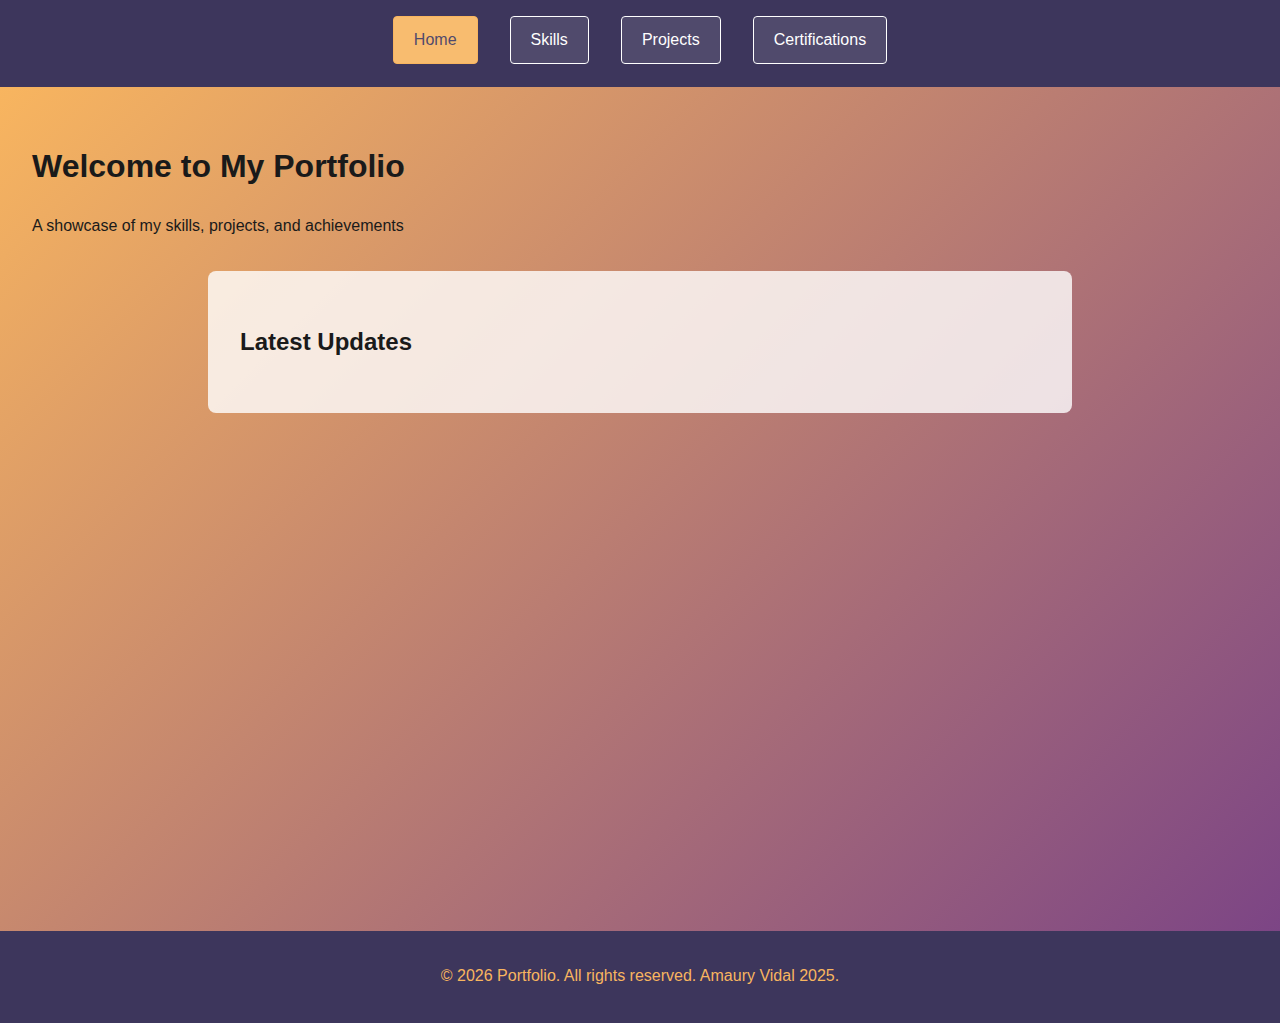
<file: Line/index.html>
<!DOCTYPE html>
<html lang="en">
<head>
    <meta charset="UTF-8">
    <meta name="viewport" content="width=device-width, initial-scale=1.0">
    <title>My Portfolio</title>
    <link rel="stylesheet" href="css/style.css">
    <link rel="alternate" type="application/rss+xml" title="My Portfolio Updates" href="rss.php">
</head>
<body>
<header>
    <nav>
        <ul>
            <li><a href="index.html" class="btn-2 active">Home</a></li>
            <li><a href="skills.html" class="btn-2">Skills</a></li>
            <li><a href="projects.html" class="btn-2">Projects</a></li>
            <li><a href="certifications.html" class="btn-2">Certifications</a></li>
        </ul>
    </nav>
</header>

<main class="fade-bg main-content">
    <section class="intro">
        <h1>Welcome to My Portfolio</h1>
        <p>A showcase of my skills, projects, and achievements</p>
    </section>

    <section class="rss-feed">
        <h2>Latest Updates</h2>
        <div id="rss-feed-content">
            <!-- RSS feed items will be loaded here by JavaScript -->
            <p>Loading updates...</p>
        </div>
    </section>
</main>

<footer>
    <p>&copy; <span id="year"></span> Portfolio. All rights reserved. Amaury Vidal 2025.</p>
</footer>

<script src="js/main.js"></script>
</body>
</html>
</file>
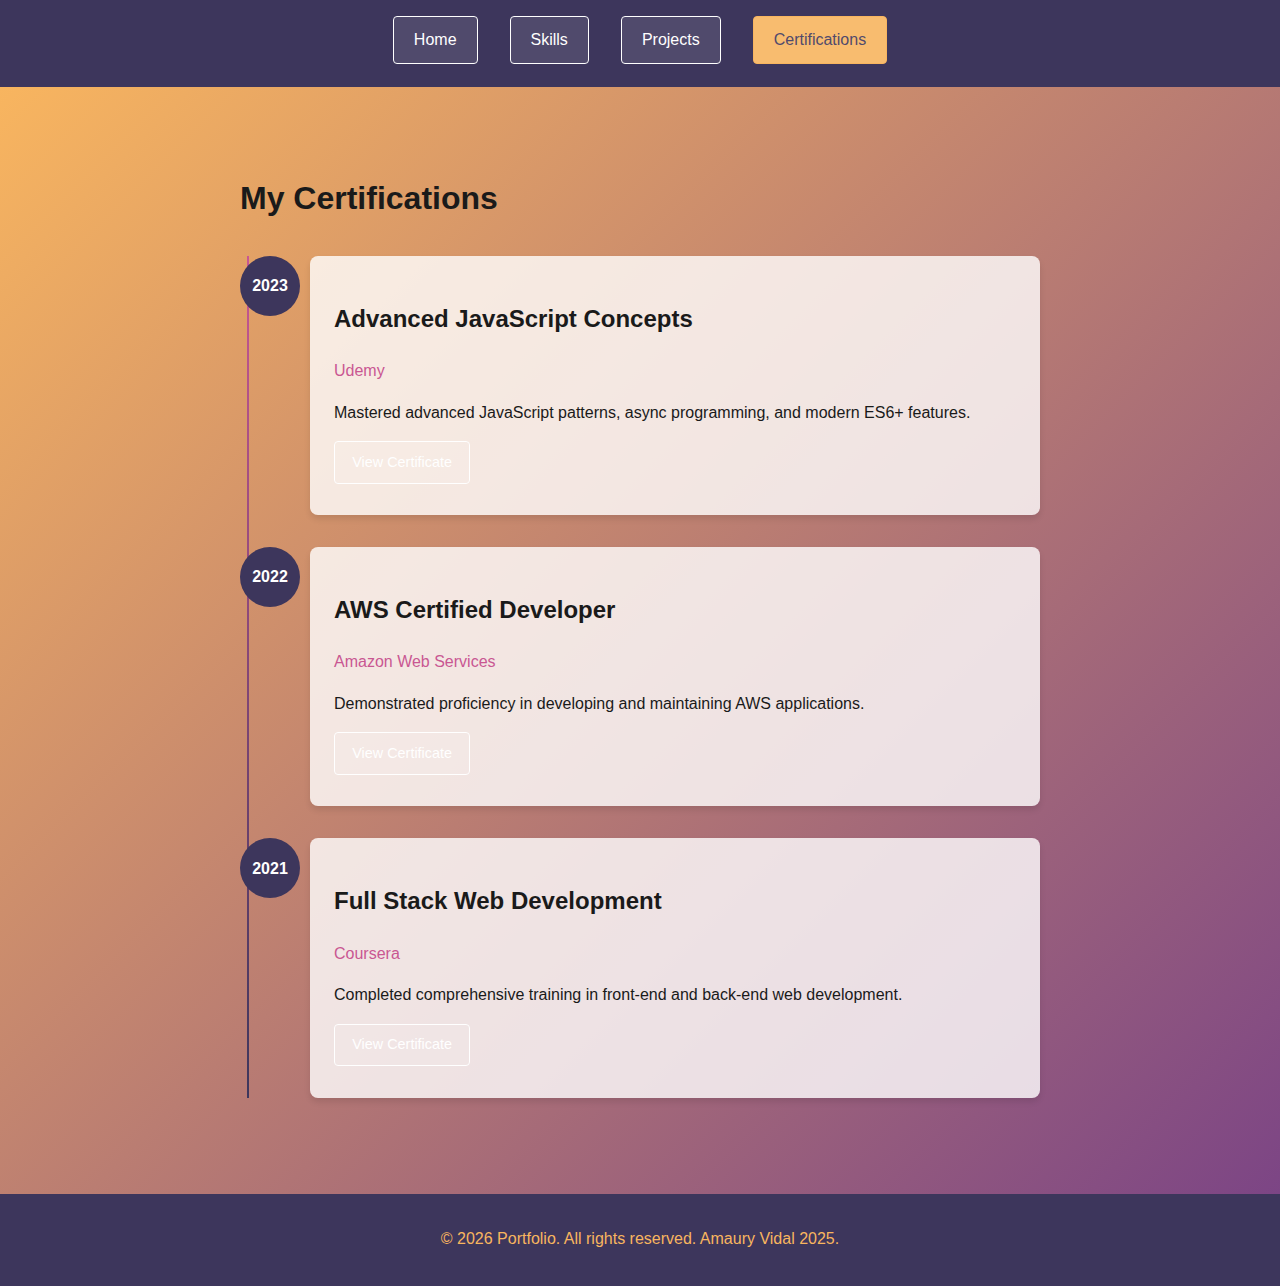
<file: Line/certifications.html>
<!DOCTYPE html>
<html lang="en">
<head>
    <meta charset="UTF-8">
    <meta name="viewport" content="width=device-width, initial-scale=1.0">
    <title>My Certifications</title>
    <link rel="stylesheet" href="css/style.css">
</head>
<body>
<header>
    <nav>
        <ul>
            <li><a href="index.html" class="btn-2">Home</a></li>
            <li><a href="skills.html" class="btn-2">Skills</a></li>
            <li><a href="projects.html" class="btn-2">Projects</a></li>
            <li><a href="certifications.html" class="btn-2 active">Certifications</a></li>
        </ul>
    </nav>
</header>

<main class="fade-bg main-content">
    <section class="certifications-container">
        <h1>My Certifications</h1>

        <div class="certifications-timeline">
            <!-- Certification 1 -->
            <div class="certification-item">
                <div class="certification-date">2023</div>
                <div class="certification-content">
                    <h2>Advanced JavaScript Concepts</h2>
                    <p class="certification-issuer">Udemy</p>
                    <p class="certification-desc">Mastered advanced JavaScript patterns, async programming, and modern ES6+ features.</p>
                    <a href="#" class="btn-2 small view-certificate"
                       data-certificate-url="images\certificates\certificate1.jpg"
                       data-certificate-title="Advanced JavaScript Concepts">View Certificate</a>
                </div>
            </div>

            <!-- Certification 2 -->
            <div class="certification-item">
                <div class="certification-date">2022</div>
                <div class="certification-content">
                    <h2>AWS Certified Developer</h2>
                    <p class="certification-issuer">Amazon Web Services</p>
                    <p class="certification-desc">Demonstrated proficiency in developing and maintaining AWS applications.</p>
                    <a href="#" class="btn-2 small view-certificate"
                       data-certificate-url="images\certificates\certificate2.jpg"
                       data-certificate-title="AWS Certified Developer">View Certificate</a>
                </div>
            </div>

            <!-- Certification 3 -->
            <div class="certification-item">
                <div class="certification-date">2021</div>
                <div class="certification-content">
                    <h2>Full Stack Web Development</h2>
                    <p class="certification-issuer">Coursera</p>
                    <p class="certification-desc">Completed comprehensive training in front-end and back-end web development.</p>
                    <a href="#" class="btn-2 small view-certificate"
                       data-certificate-url="images\certificates\certificate3.jpg"
                       data-certificate-title="Full Stack Web Development">View Certificate</a>
                </div>
            </div>
        </div>
    </section>
</main>

<footer>
    <p>&copy; <span id="year"></span> Portfolio. All rights reserved. Amaury Vidal 2025.</p>
</footer>

<!-- Certificate Modal -->
<div id="certificateModal" class="modal">
    <span class="close-modal">&times;</span>
    <img class="modal-content" id="modalImage">
    <div id="caption"></div>
</div>

<script src="js/main.js"></script>
</body>
</html>
</file>
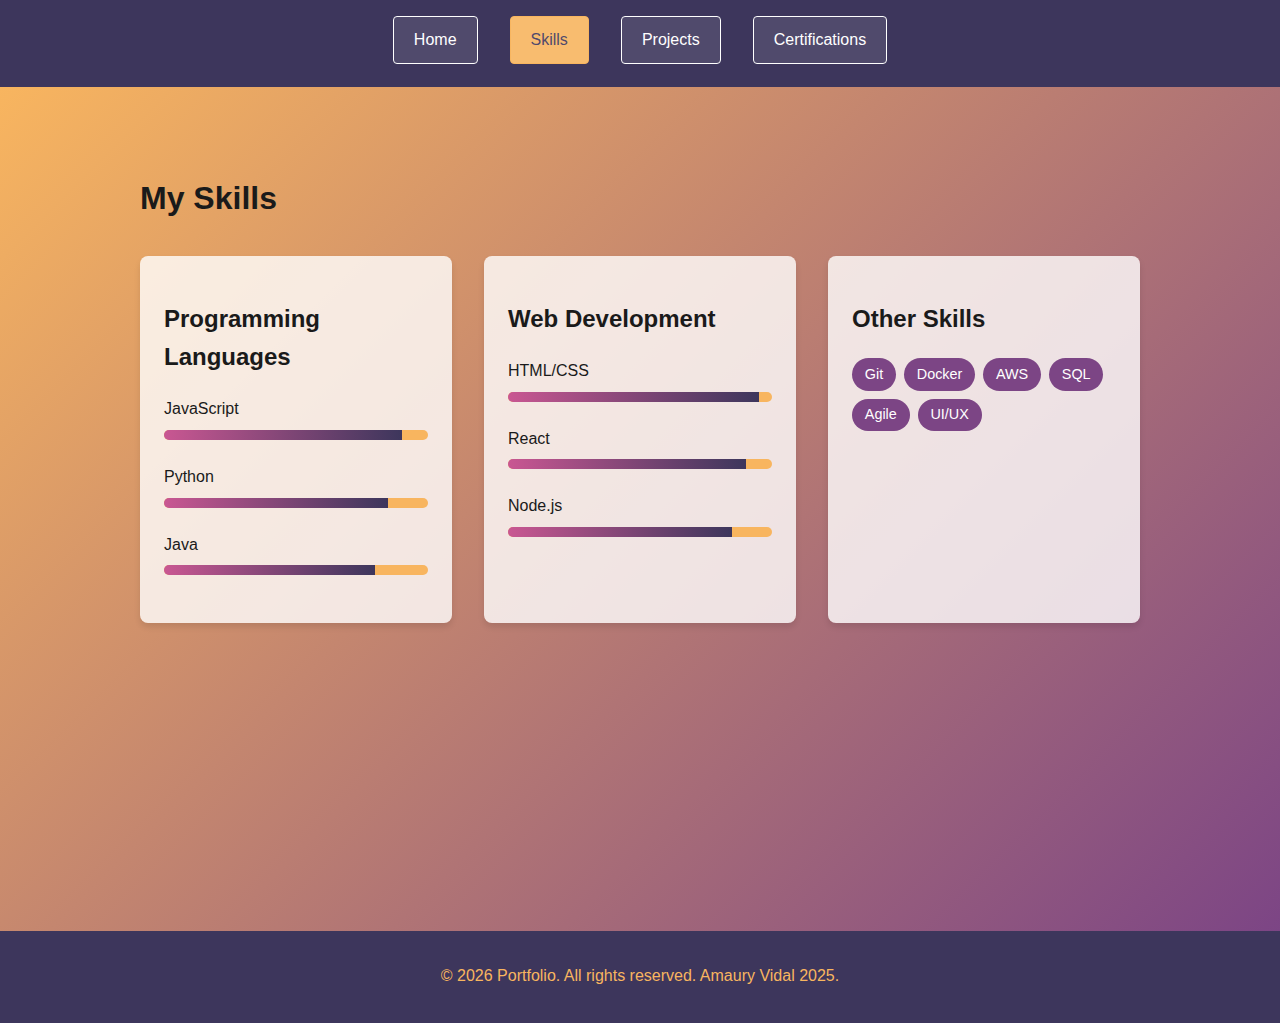
<file: Line/skills.html>
<!DOCTYPE html>
<html lang="en">
<head>
    <meta charset="UTF-8">
    <meta name="viewport" content="width=device-width, initial-scale=1.0">
    <title>My Skills</title>
    <link rel="stylesheet" href="css/style.css">
</head>
<body>
<header>
    <nav>
        <ul>
            <li><a href="index.html" class="btn-2">Home</a></li>
            <li><a href="skills.html" class="btn-2 active">Skills</a></li>
            <li><a href="projects.html" class="btn-2">Projects</a></li>
            <li><a href="certifications.html" class="btn-2">Certifications</a></li>
        </ul>
    </nav>
</header>

<main class="fade-bg main-content">
    <section class="skills-container">
        <h1>My Skills</h1>

        <div class="skills-grid">
            <!-- Programming Languages -->
            <div class="skill-category">
                <h2>Programming Languages</h2>
                <div class="skill-bar-container">
                    <div class="skill" data-level="90">
                        <span>JavaScript</span>
                        <div class="skill-bar"><div class="skill-level" style="width: 0%"></div></div>
                    </div>
                    <div class="skill" data-level="85">
                        <span>Python</span>
                        <div class="skill-bar"><div class="skill-level" style="width: 0%"></div></div>
                    </div>
                    <div class="skill" data-level="80">
                        <span>Java</span>
                        <div class="skill-bar"><div class="skill-level" style="width: 0%"></div></div>
                    </div>
                </div>
            </div>

            <!-- Web Development -->
            <div class="skill-category">
                <h2>Web Development</h2>
                <div class="skill-bar-container">
                    <div class="skill" data-level="95">
                        <span>HTML/CSS</span>
                        <div class="skill-bar"><div class="skill-level" style="width: 0%"></div></div>
                    </div>
                    <div class="skill" data-level="90">
                        <span>React</span>
                        <div class="skill-bar"><div class="skill-level" style="width: 0%"></div></div>
                    </div>
                    <div class="skill" data-level="85">
                        <span>Node.js</span>
                        <div class="skill-bar"><div class="skill-level" style="width: 0%"></div></div>
                    </div>
                </div>
            </div>

            <!-- Other Skills -->
            <div class="skill-category">
                <h2>Other Skills</h2>
                <div class="other-skills">
                    <span class="skill-tag">Git</span>
                    <span class="skill-tag">Docker</span>
                    <span class="skill-tag">AWS</span>
                    <span class="skill-tag">SQL</span>
                    <span class="skill-tag">Agile</span>
                    <span class="skill-tag">UI/UX</span>
                </div>
            </div>
        </div>
    </section>
</main>

<footer>
    <p>&copy; <span id="year"></span> Portfolio. All rights reserved. Amaury Vidal 2025.</p>
</footer>

<script src="js/main.js"></script>
<script src="js/skills.js"></script>
</body>
</html>
</file>
<file: Line/css/style.css>
/* Base styles and color variables */
:root {
    --color1: #F8B55F;
    --color2: #7C4585;
    --color3: #C95792;
    --color4: #3D365C;
    --text-dark: #1a1a1a;
    --text-light: #f8f9fa;
}

body {
    font-family: 'Segoe UI', Tahoma, Geneva, Verdana, sans-serif;
    line-height: 1.6;
    margin: 0;
    padding: 0;
    color: var(--text-dark);
    transition: background 0.5s ease;
}

/* Layout Styles */
.fade-bg {
    background: linear-gradient(135deg, var(--color1), var(--color2));
    min-height: calc(100vh - 120px);
    padding: 2rem;
}

header {
    background-color: var(--color4);
    padding: 1rem 0;
}

footer {
    background-color: var(--color4);
    color: var(--color1);
    text-align: center;
    padding: 1rem 0;
    height: 60px;
}

/* Navigation */
nav ul {
    display: flex;
    justify-content: center;
    list-style: none;
    padding: 0;
    margin: 0;
}

nav ul li {
    margin: 0 1rem;
}

/* Button Styles */
.btn-2 {
    color: #FFF;
    transition: all 0.3s;
    position: relative;
    display: inline-block;
    padding: 10px 20px;
    background: transparent;
    border: 1px solid #fff;
    cursor: pointer;
    overflow: hidden;
    z-index: 0;
    text-decoration: none;
    border-radius: 4px;
}

.btn-2 span {
    transition: all 0.3s;
    position: relative;
    z-index: 2;
}

.btn-2::before {
    content: '';
    position: absolute;
    bottom: 0;
    left: 0;
    width: 100%;
    height: 100%;
    z-index: 1;
    opacity: 0;
    transition: all 0.3s;
    border-top: 1px solid rgba(255,255,255,0.5);
    border-bottom: 1px solid rgba(255,255,255,0.5);
    transform: scale(0.1, 1);
}

.btn-2:hover span {
    letter-spacing: 2px;
}

.btn-2:hover::before {
    opacity: 1;
    transform: scale(1, 1);
}

.btn-2::after {
    content: '';
    position: absolute;
    bottom: 0;
    left: 0;
    width: 100%;
    height: 100%;
    z-index: 1;
    transition: all 0.3s;
    background-color: rgba(255,255,255,0.1);
}

.btn-2:hover::after {
    opacity: 0;
    transform: scale(0.1, 1);
}

.btn-2.active {
    background-color: var(--color1);
    color: var(--color4);
    border-color: var(--color1);
}

.btn-2.small {
    padding: 0.6em 1.2em;
    font-size: 0.9rem;
}

/* Index Page - RSS Feed */
.rss-feed {
    background-color: rgba(255, 255, 255, 0.8);
    border-radius: 8px;
    padding: 2rem;
    margin: 2rem auto;
    max-width: 800px;
}

.rss-item {
    margin-bottom: 1.5rem;
    padding-bottom: 1.5rem;
    border-bottom: 1px solid var(--color2);
}

.rss-item:last-child {
    border-bottom: none;
}

.rss-item h3 {
    color: var(--color4);
    margin-bottom: 0.5rem;
}

.rss-item p {
    color: var(--text-dark);
    margin-top: 0;
}

.rss-item .date {
    font-size: 0.8rem;
    color: var(--color3);
}

/* Skills Page */
.skills-container {
    max-width: 1000px;
    margin: 0 auto;
    padding: 2rem;
}

.skills-grid {
    display: grid;
    grid-template-columns: repeat(auto-fit, minmax(300px, 1fr));
    gap: 2rem;
    margin-top: 2rem;
}

.skill-category {
    background-color: rgba(255, 255, 255, 0.8);
    border-radius: 8px;
    padding: 1.5rem;
    box-shadow: 0 4px 6px rgba(0, 0, 0, 0.1);
}

.skill-bar-container {
    margin-top: 1rem;
}

.skill {
    margin-bottom: 1.5rem;
}

.skill span {
    display: block;
    margin-bottom: 0.5rem;
    font-weight: 500;
}

.skill-bar {
    height: 10px;
    background-color: var(--color1);
    border-radius: 5px;
    overflow: hidden;
}

.skill-level {
    height: 100%;
    background: linear-gradient(90deg, var(--color3), var(--color4));
    transition: width 1s ease-in-out;
}

.other-skills {
    display: flex;
    flex-wrap: wrap;
    gap: 0.5rem;
    margin-top: 1rem;
}

.skill-tag {
    background-color: var(--color2);
    color: white;
    padding: 0.3rem 0.8rem;
    border-radius: 20px;
    font-size: 0.9rem;
}

/* Projects Page */
.projects-container {
    max-width: 1200px;
    margin: 0 auto;
    padding: 2rem;
}

.projects-grid {
    display: grid;
    grid-template-columns: repeat(auto-fit, minmax(350px, 1fr));
    gap: 2rem;
    margin-top: 2rem;
}

.project-card {
    background-color: rgba(255, 255, 255, 0.8);
    border-radius: 8px;
    overflow: hidden;
    box-shadow: 0 4px 6px rgba(0, 0, 0, 0.1);
    transition: transform 0.3s ease;
}

.project-card:hover {
    transform: translateY(-5px);
}

.project-image {
    height: 200px;
    display: flex;
    align-items: center;
    justify-content: center;
}

.project-image img {
    max-width: 100%;
    max-height: 100%;
    object-fit: contain;
}

.project-info {
    padding: 1.5rem;
}

.project-tech {
    color: var(--color4);
    font-size: 0.9rem;
    margin: 0.5rem 0;
}

.project-desc {
    margin-bottom: 1.5rem;
}

.project-links {
    display: flex;
    gap: 1rem;
}

/* Certifications Page */
.certifications-container {
    max-width: 800px;
    margin: 0 auto;
    padding: 2rem;
}

.certifications-timeline {
    position: relative;
    margin-top: 2rem;
    padding-left: 30px;
}

.certifications-timeline::before {
    content: '';
    position: absolute;
    left: 7px;
    top: 0;
    height: 100%;
    width: 2px;
    background: linear-gradient(to bottom, var(--color3), var(--color4));
}

.certification-item {
    position: relative;
    margin-bottom: 2rem;
}

.certification-date {
    position: absolute;
    left: -30px;
    top: 0;
    width: 60px;
    height: 60px;
    border-radius: 50%;
    background-color: var(--color4);
    color: white;
    display: flex;
    align-items: center;
    justify-content: center;
    font-weight: bold;
    z-index: 1;
}

.certification-content {
    background-color: rgba(255, 255, 255, 0.8);
    border-radius: 8px;
    padding: 1.5rem;
    margin-left: 40px;
    box-shadow: 0 4px 6px rgba(0, 0, 0, 0.1);
}

.certification-issuer {
    color: var(--color3);
    font-weight: 500;
    margin: 0.3rem 0;
}

.certification-desc {
    margin-bottom: 1rem;
}

/* Modal Styles */
.modal {
    display: none;
    position: fixed;
    z-index: 1000;
    left: 0;
    top: 0;
    width: 100%;
    height: 100%;
    background-color: rgba(0, 0, 0, 0.9);
    overflow: auto;
}

.modal-content {
    margin: auto;
    display: block;
    max-width: 90%;
    max-height: 90%;
    position: absolute;
    top: 50%;
    left: 50%;
    transform: translate(-50%, -50%);
}

.close-modal {
    position: absolute;
    top: 20px;
    right: 35px;
    color: var(--color1);
    font-size: 40px;
    font-weight: bold;
    transition: 0.3s;
    z-index: 1001;
}

.close-modal:hover,
.close-modal:focus {
    color: var(--color3);
    text-decoration: none;
    cursor: pointer;
}

#caption {
    margin: auto;
    display: block;
    width: 80%;
    text-align: center;
    color: var(--color1);
    padding: 10px 0;
    position: absolute;
    bottom: 20px;
    left: 10%;
}

/* Page Transitions */
.page-transition {
    position: fixed;
    top: 0;
    left: 0;
    width: 100%;
    height: 100%;
    background: var(--color4);
    z-index: 9999;
    transform: scaleY(0);
    transform-origin: bottom;
    transition: transform 0.6s ease-in-out;
    pointer-events: none;
}

.page-transition.active {
    transform: scaleY(1);
    transform-origin: top;
}

.no-scroll {
    overflow: hidden;
    height: 100vh;
}

/* Loading Animations */
[data-load] {
    opacity: 0;
    transform: translateY(20px);
    transition: opacity 0.4s ease, transform 0.4s ease;
}

[data-load].loaded {
    opacity: 1;
    transform: translateY(0);
}

.delay-100 { transition-delay: 100ms !important; }
.delay-200 { transition-delay: 200ms !important; }
.delay-300 { transition-delay: 300ms !important; }
.delay-400 { transition-delay: 400ms !important; }
.delay-500 { transition-delay: 500ms !important; }

/* Responsive Design */
@media (max-width: 768px) {
    nav ul {
        flex-direction: column;
        align-items: center;
    }

    .btn-2 {
        padding: 0.8em 1.6em;
        margin: 10px;
    }

    .skills-grid,
    .projects-grid {
        grid-template-columns: 1fr;
    }

    .certification-content {
        margin-left: 50px;
    }
}

@media (max-width: 480px) {
    .fade-bg {
        padding: 1rem;
    }

    .btn-2 {
        padding: 0.6em 1em;
        margin: 5px;
    }

    .project-links {
        flex-direction: column;
        gap: 0.5rem;
    }

    .modal-content {
        max-width: 95%;
    }

    .close-modal {
        right: 20px;
        font-size: 30px;
    }
}

/* Enhanced Modal Transition */
.modal {
    display: none;
    position: fixed;
    z-index: 1000;
    left: 0;
    top: 0;
    width: 100%;
    height: 100%;
    background-color: rgba(0, 0, 0, 0.9);
    overflow: auto;
    opacity: 0;
    transition: opacity 0.3s ease;
}

.modal.show {
    opacity: 1;
}

.modal-content {
    margin: auto;
    display: block;
    max-width: 90%;
    max-height: 90%;
    position: absolute;
    top: 50%;
    left: 50%;
    transform: translate(-50%, -50%) scale(0.8);
    transition: all 0.3s ease;
    opacity: 0;
}

.modal.show .modal-content {
    transform: translate(-50%, -50%) scale(1);
    opacity: 1;
}

.close-modal {
    position: absolute;
    top: 20px;
    right: 35px;
    color: var(--color1);
    font-size: 40px;
    font-weight: bold;
    transition: 0.3s;
    z-index: 1001;
    opacity: 0;
    transform: translateY(-20px);
    transition: all 0.3s ease 0.2s;
}

.modal.show .close-modal {
    opacity: 1;
    transform: translateY(0);
}

#caption {
    margin: auto;
    display: block;
    width: 80%;
    text-align: center;
    color: var(--color1);
    padding: 10px 0;
    position: absolute;
    bottom: 20px;
    left: 10%;
    opacity: 0;
    transform: translateY(20px);
    transition: all 0.3s ease 0.1s;
}

.modal.show #caption {
    opacity: 1;
    transform: translateY(0);
}

/* Page Transition Effects */
.page-transition {
    position: fixed;
    top: 0;
    left: 0;
    width: 100%;
    height: 100%;
    background: var(--color4);
    z-index: 9999;
    transform: scaleY(0);
    transform-origin: bottom;
    transition: transform 0.6s cubic-bezier(0.65, 0, 0.35, 1);
    pointer-events: none;
}

.page-transition.active {
    transform: scaleY(1);
    transform-origin: top;
}

/* Prevent scrolling during transition */
.no-scroll {
    overflow: hidden;
    height: 100vh;
}

/* Content fade-in animation */
.main-content {
    opacity: 0;
    transform: translateY(20px);
    transition: opacity 0.6s ease, transform 0.6s ease;
}

.page-loaded .main-content {
    opacity: 1;
    transform: translateY(0);
}

.project-image {
    height: 200px;
    display: flex;
    align-items: center;
    justify-content: center;
    overflow: hidden;
}

.project-image img {
    width: 100%;
    height: 100%;
    object-fit: cover;
    transition: transform 0.3s ease;
}

.project-card:hover .project-image img {
    transform: scale(1.05);
}
</file>
